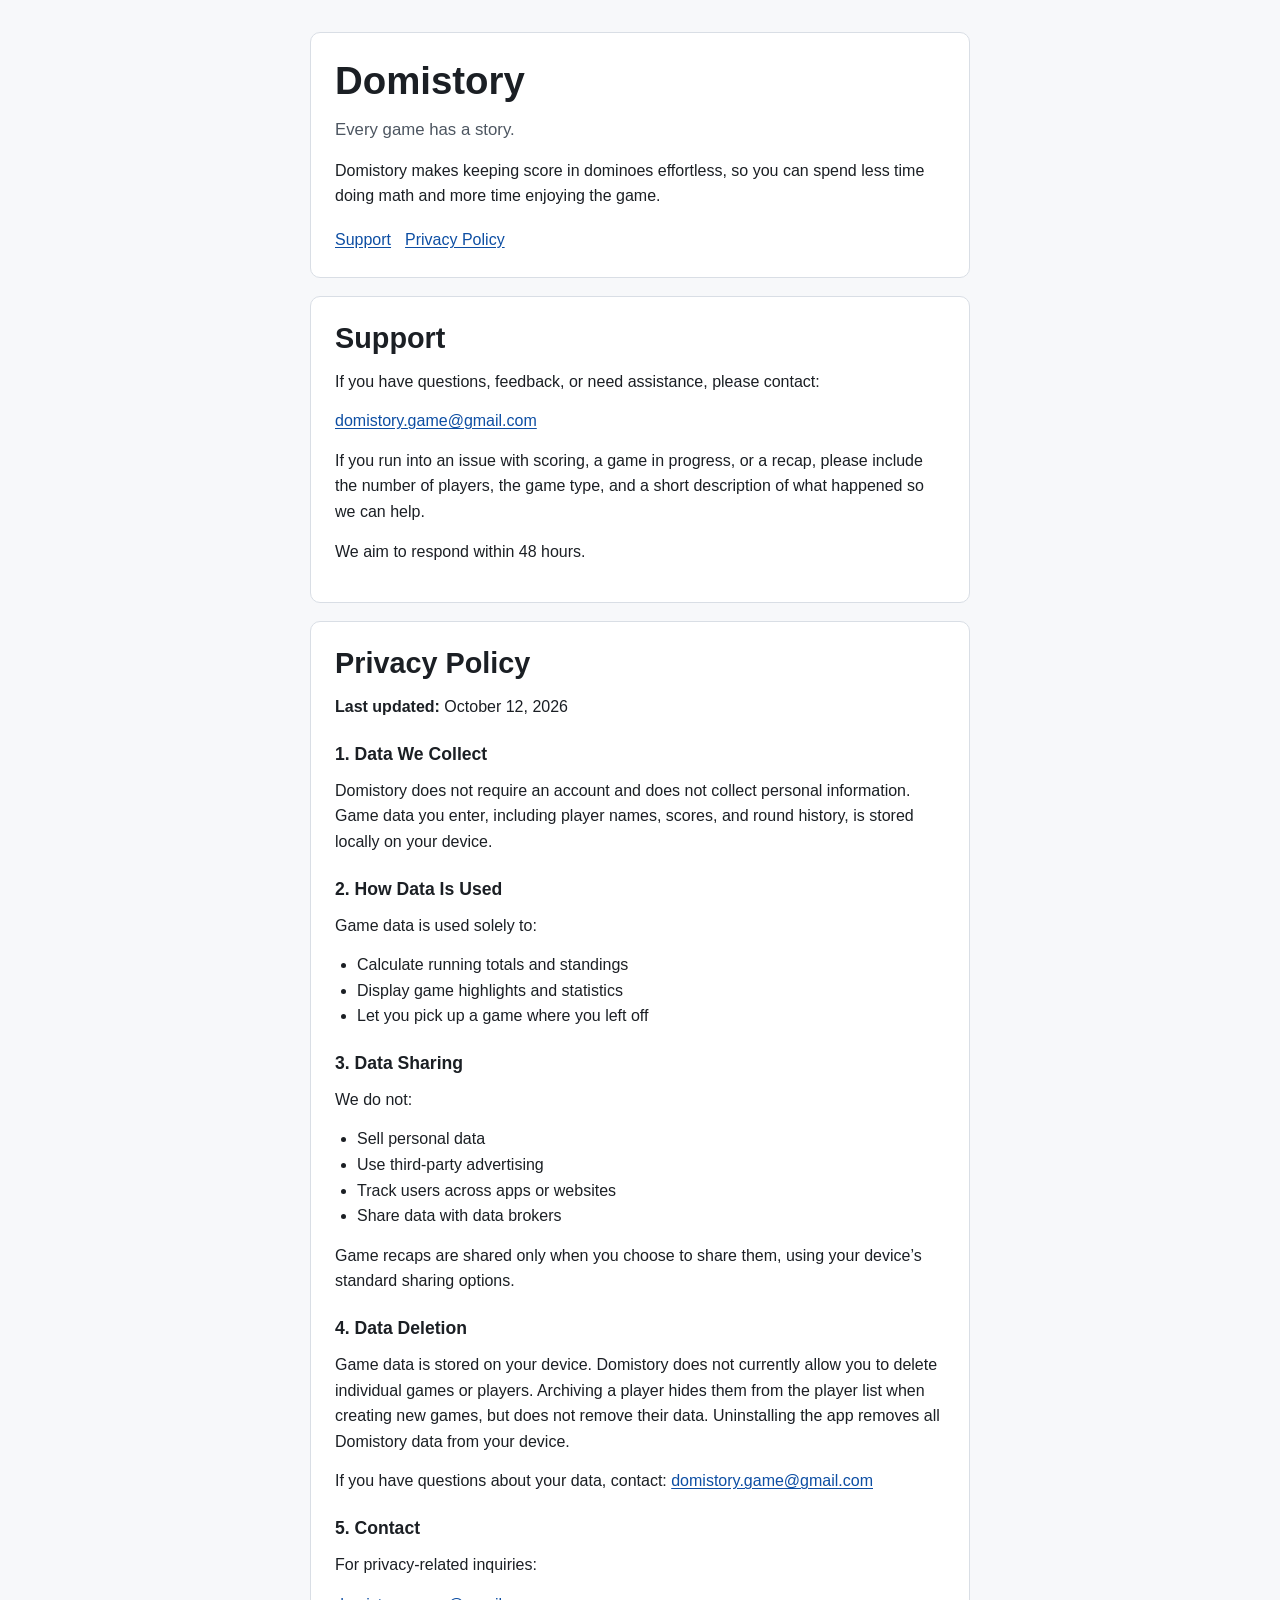
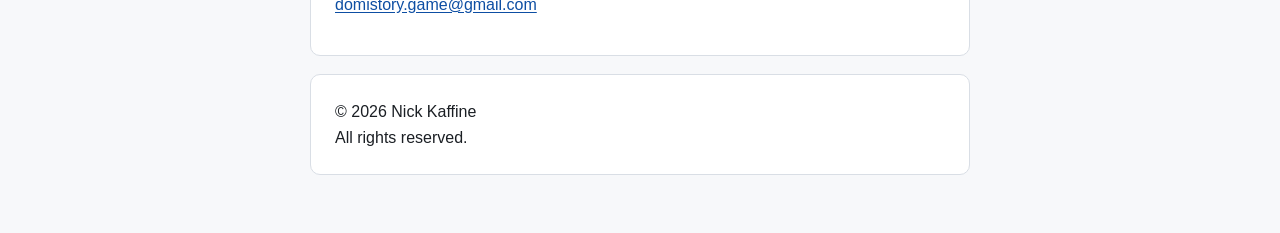
<file: domistory/index.html>
<!doctype html>
<html lang="en">
  <head>
    <meta charset="UTF-8" />
    <meta name="viewport" content="width=device-width, initial-scale=1.0" />
    <title>Domistory | Support & Privacy</title>
    <meta
      name="description"
      content="Domistory support and privacy information for App Store compliance."
    />
    <link rel="stylesheet" href="styles.css" />
  </head>
  <body>
    <main class="container">
      <header class="section" id="top">
        <h1>Domistory</h1>
        <p class="subtitle">Every game has a story.</p>
        <p>
          Domistory makes keeping score in dominoes effortless, so you can spend
          less time doing math and more time enjoying the game.
        </p>
        <nav class="quick-links" aria-label="Page sections">
          <a href="#support">Support</a>
          <a href="#privacy">Privacy Policy</a>
        </nav>
      </header>

      <section class="section" id="support" aria-labelledby="support-heading">
        <h2 id="support-heading">Support</h2>
        <p>If you have questions, feedback, or need assistance, please contact:</p>
        <p>
          <a href="mailto:domistory.game@gmail.com">domistory.game@gmail.com</a>
        </p>
        <p>
          If you run into an issue with scoring, a game in progress, or a
          recap, please include the number of players, the game type, and a
          short description of what happened so we can help.
        </p>
        <p>We aim to respond within 48 hours.</p>
      </section>

      <section class="section" id="privacy" aria-labelledby="privacy-heading">
        <h2 id="privacy-heading">Privacy Policy</h2>
        <p><strong>Last updated:</strong> October 12, 2026</p>

        <h3>1. Data We Collect</h3>
        <p>
          Domistory does not require an account and does not collect personal
          information. Game data you enter, including player names, scores, and
          round history, is stored locally on your device.
        </p>

        <h3>2. How Data Is Used</h3>
        <p>Game data is used solely to:</p>
        <ul>
          <li>Calculate running totals and standings</li>
          <li>Display game highlights and statistics</li>
          <li>Let you pick up a game where you left off</li>
        </ul>

        <h3>3. Data Sharing</h3>
        <p>We do not:</p>
        <ul>
          <li>Sell personal data</li>
          <li>Use third-party advertising</li>
          <li>Track users across apps or websites</li>
          <li>Share data with data brokers</li>
        </ul>
        <p>
          Game recaps are shared only when you choose to share them, using your
          device&rsquo;s standard sharing options.
        </p>

        <h3>4. Data Deletion</h3>
        <p>
          Game data is stored on your device. Domistory does not currently
          allow you to delete individual games or players. Archiving a player
          hides them from the player list when creating new games, but does not
          remove their data. Uninstalling the app removes all Domistory data
          from your device.
        </p>
        <p>
          If you have questions about your data, contact:
          <a href="mailto:domistory.game@gmail.com">domistory.game@gmail.com</a>
        </p>

        <h3>5. Contact</h3>
        <p>For privacy-related inquiries:</p>
        <p>
          <a href="mailto:domistory.game@gmail.com">domistory.game@gmail.com</a>
        </p>
      </section>

      <footer class="section footer">
        <p>&copy; 2026 Nick Kaffine</p>
        <p>All rights reserved.</p>
      </footer>
    </main>
  </body>
</html>
</file>
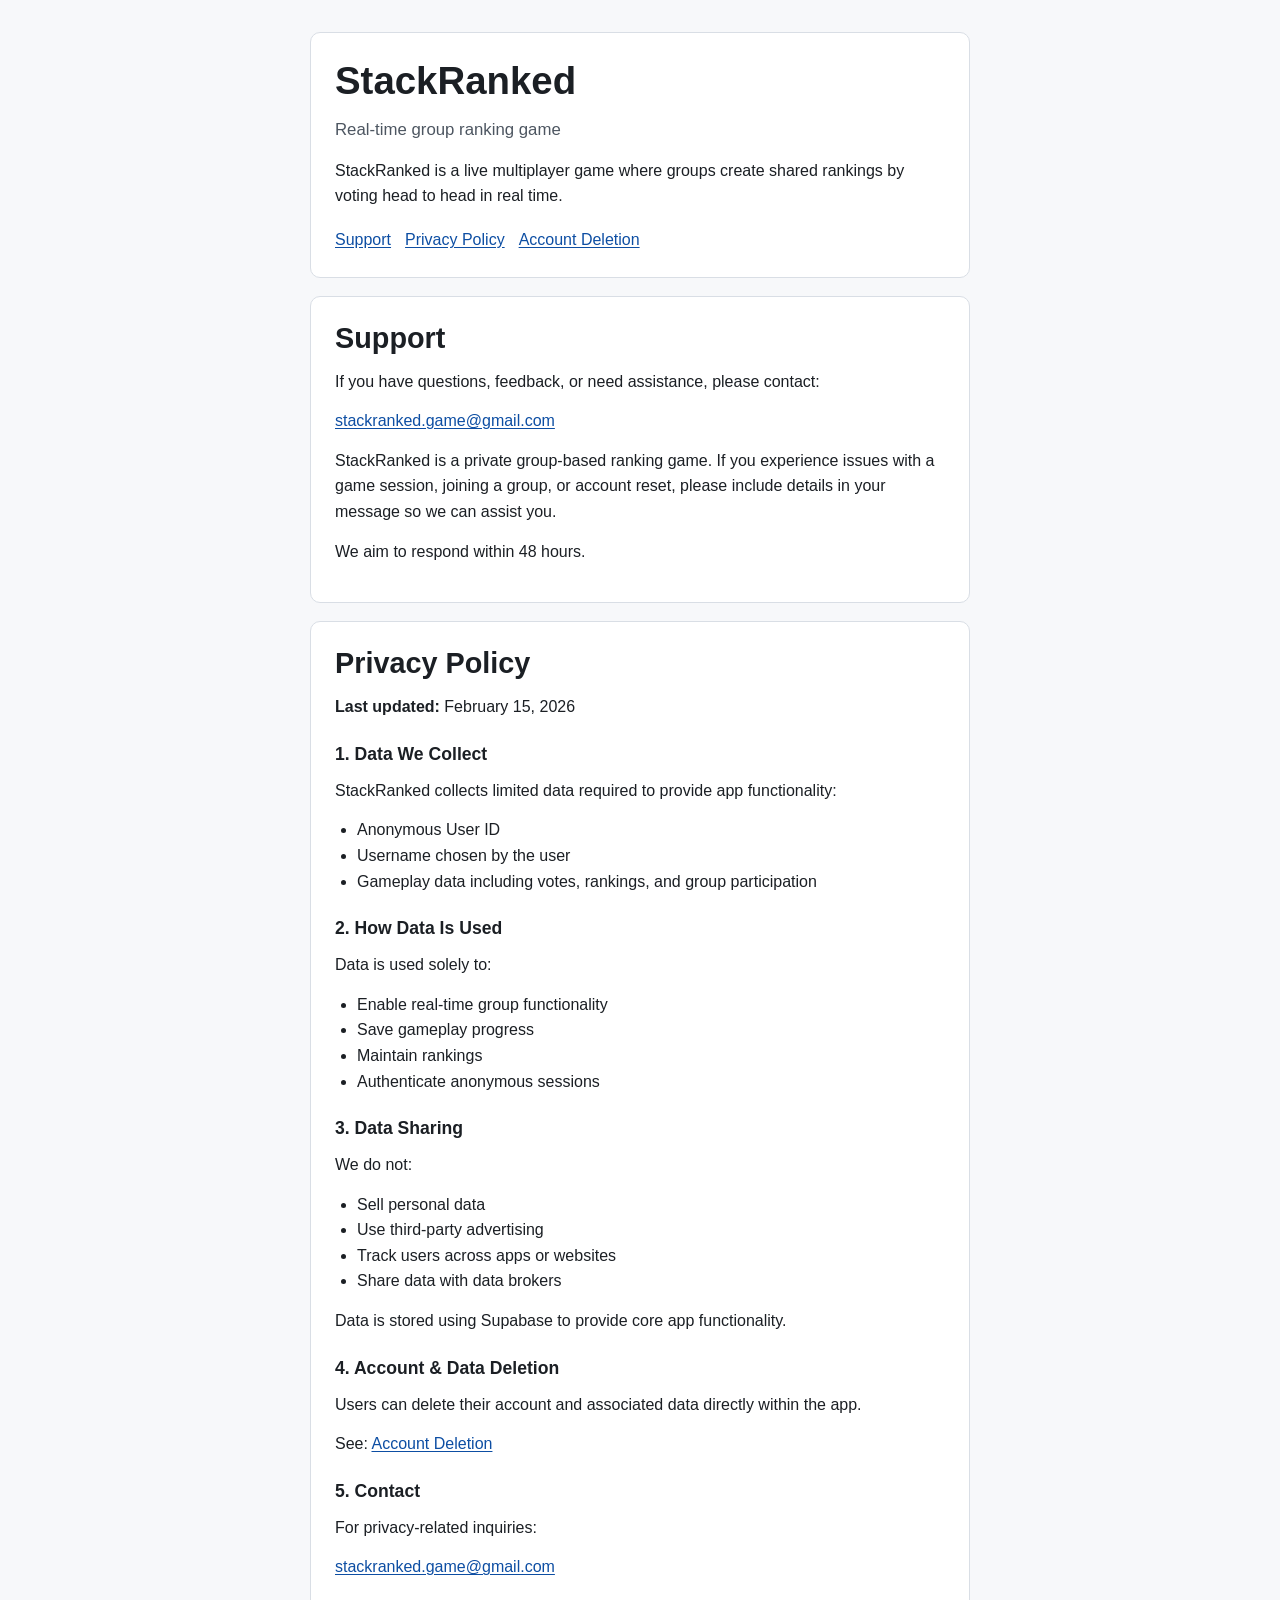
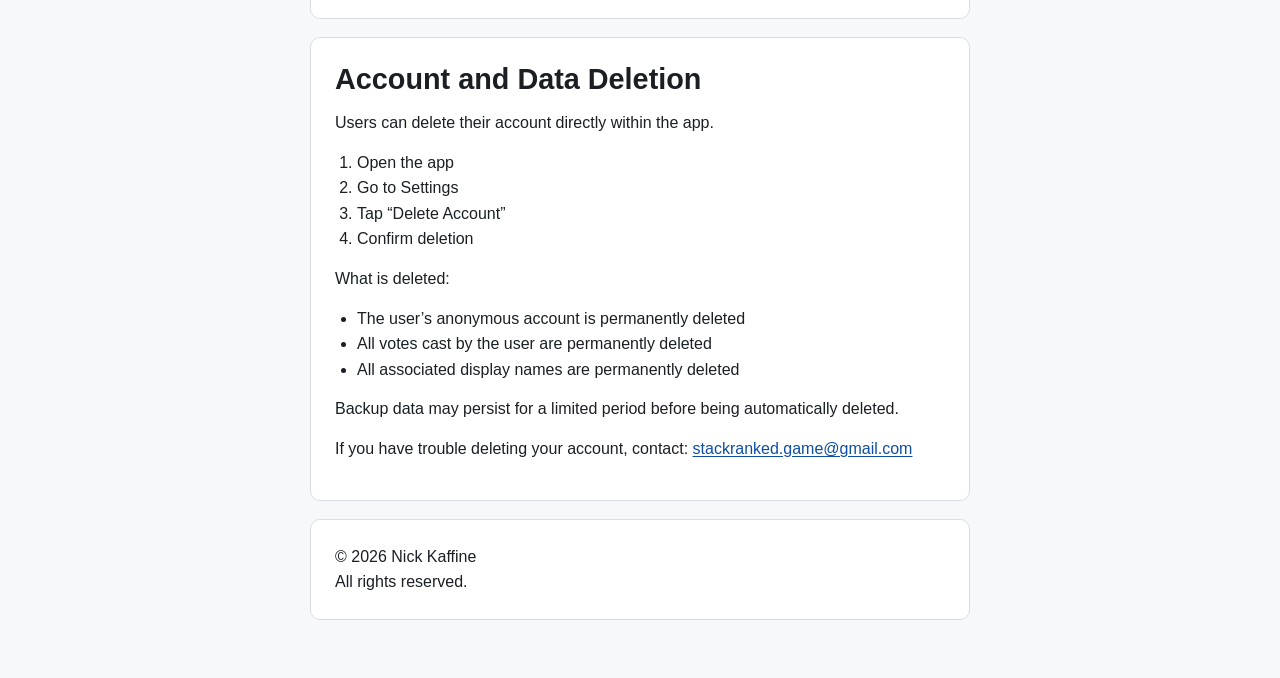
<file: stackranked/index.html>
<!doctype html>
<html lang="en">
  <head>
    <meta charset="UTF-8" />
    <meta name="viewport" content="width=device-width, initial-scale=1.0" />
    <title>StackRanked | Support & Privacy</title>
    <meta
      name="description"
      content="StackRanked support and privacy information for App Store compliance."
    />
    <link rel="stylesheet" href="styles.css" />
  </head>
  <body>
    <main class="container">
      <header class="section" id="top">
        <h1>StackRanked</h1>
        <p class="subtitle">Real-time group ranking game</p>
        <p>
          StackRanked is a live multiplayer game where groups create shared
          rankings by voting head to head in real time.
        </p>
        <nav class="quick-links" aria-label="Page sections">
          <a href="#support">Support</a>
          <a href="#privacy">Privacy Policy</a>
          <a href="#account-deletion">Account Deletion</a>
        </nav>
      </header>

      <section class="section" id="support" aria-labelledby="support-heading">
        <h2 id="support-heading">Support</h2>
        <p>If you have questions, feedback, or need assistance, please contact:</p>
        <p>
          <a href="mailto:stackranked.game@gmail.com">stackranked.game@gmail.com</a>
        </p>
        <p>
          StackRanked is a private group-based ranking game. If you experience
          issues with a game session, joining a group, or account reset, please
          include details in your message so we can assist you.
        </p>
        <p>We aim to respond within 48 hours.</p>
      </section>

      <section class="section" id="privacy" aria-labelledby="privacy-heading">
        <h2 id="privacy-heading">Privacy Policy</h2>
        <p><strong>Last updated:</strong> February 15, 2026</p>

        <h3>1. Data We Collect</h3>
        <p>
          StackRanked collects limited data required to provide app
          functionality:
        </p>
        <ul>
          <li>Anonymous User ID</li>
          <li>Username chosen by the user</li>
          <li>Gameplay data including votes, rankings, and group participation</li>
        </ul>

        <h3>2. How Data Is Used</h3>
        <p>Data is used solely to:</p>
        <ul>
          <li>Enable real-time group functionality</li>
          <li>Save gameplay progress</li>
          <li>Maintain rankings</li>
          <li>Authenticate anonymous sessions</li>
        </ul>

        <h3>3. Data Sharing</h3>
        <p>We do not:</p>
        <ul>
          <li>Sell personal data</li>
          <li>Use third-party advertising</li>
          <li>Track users across apps or websites</li>
          <li>Share data with data brokers</li>
        </ul>
        <p>Data is stored using Supabase to provide core app functionality.</p>

        <h3>4. Account &amp; Data Deletion</h3>
        <p>
          Users can delete their account and associated data directly within the app.
        </p>
        <p>
          See:
          <a href="#account-deletion">Account Deletion</a>
        </p>

        <h3>5. Contact</h3>
        <p>For privacy-related inquiries:</p>
        <p>
          <a href="mailto:stackranked.game@gmail.com">stackranked.game@gmail.com</a>
        </p>
      </section>

      <section
        class="section"
        id="account-deletion"
        aria-labelledby="account-deletion-heading"
      >
        <h2 id="account-deletion-heading">Account and Data Deletion</h2>
        <p>Users can delete their account directly within the app.</p>
        <ol>
          <li>Open the app</li>
          <li>Go to Settings</li>
          <li>Tap &ldquo;Delete Account&rdquo;</li>
          <li>Confirm deletion</li>
        </ol>
        <p>What is deleted:</p>
        <ul>
          <li>The user&rsquo;s anonymous account is permanently deleted</li>
          <li>All votes cast by the user are permanently deleted</li>
          <li>All associated display names are permanently deleted</li>
        </ul>
        <p>
          Backup data may persist for a limited period before being automatically
          deleted.
        </p>
        <p>
          If you have trouble deleting your account, contact:
          <a href="mailto:stackranked.game@gmail.com">stackranked.game@gmail.com</a>
        </p>
      </section>

      <footer class="section footer">
        <p>&copy; 2026 Nick Kaffine</p>
        <p>All rights reserved.</p>
      </footer>
    </main>
  </body>
</html>
</file>
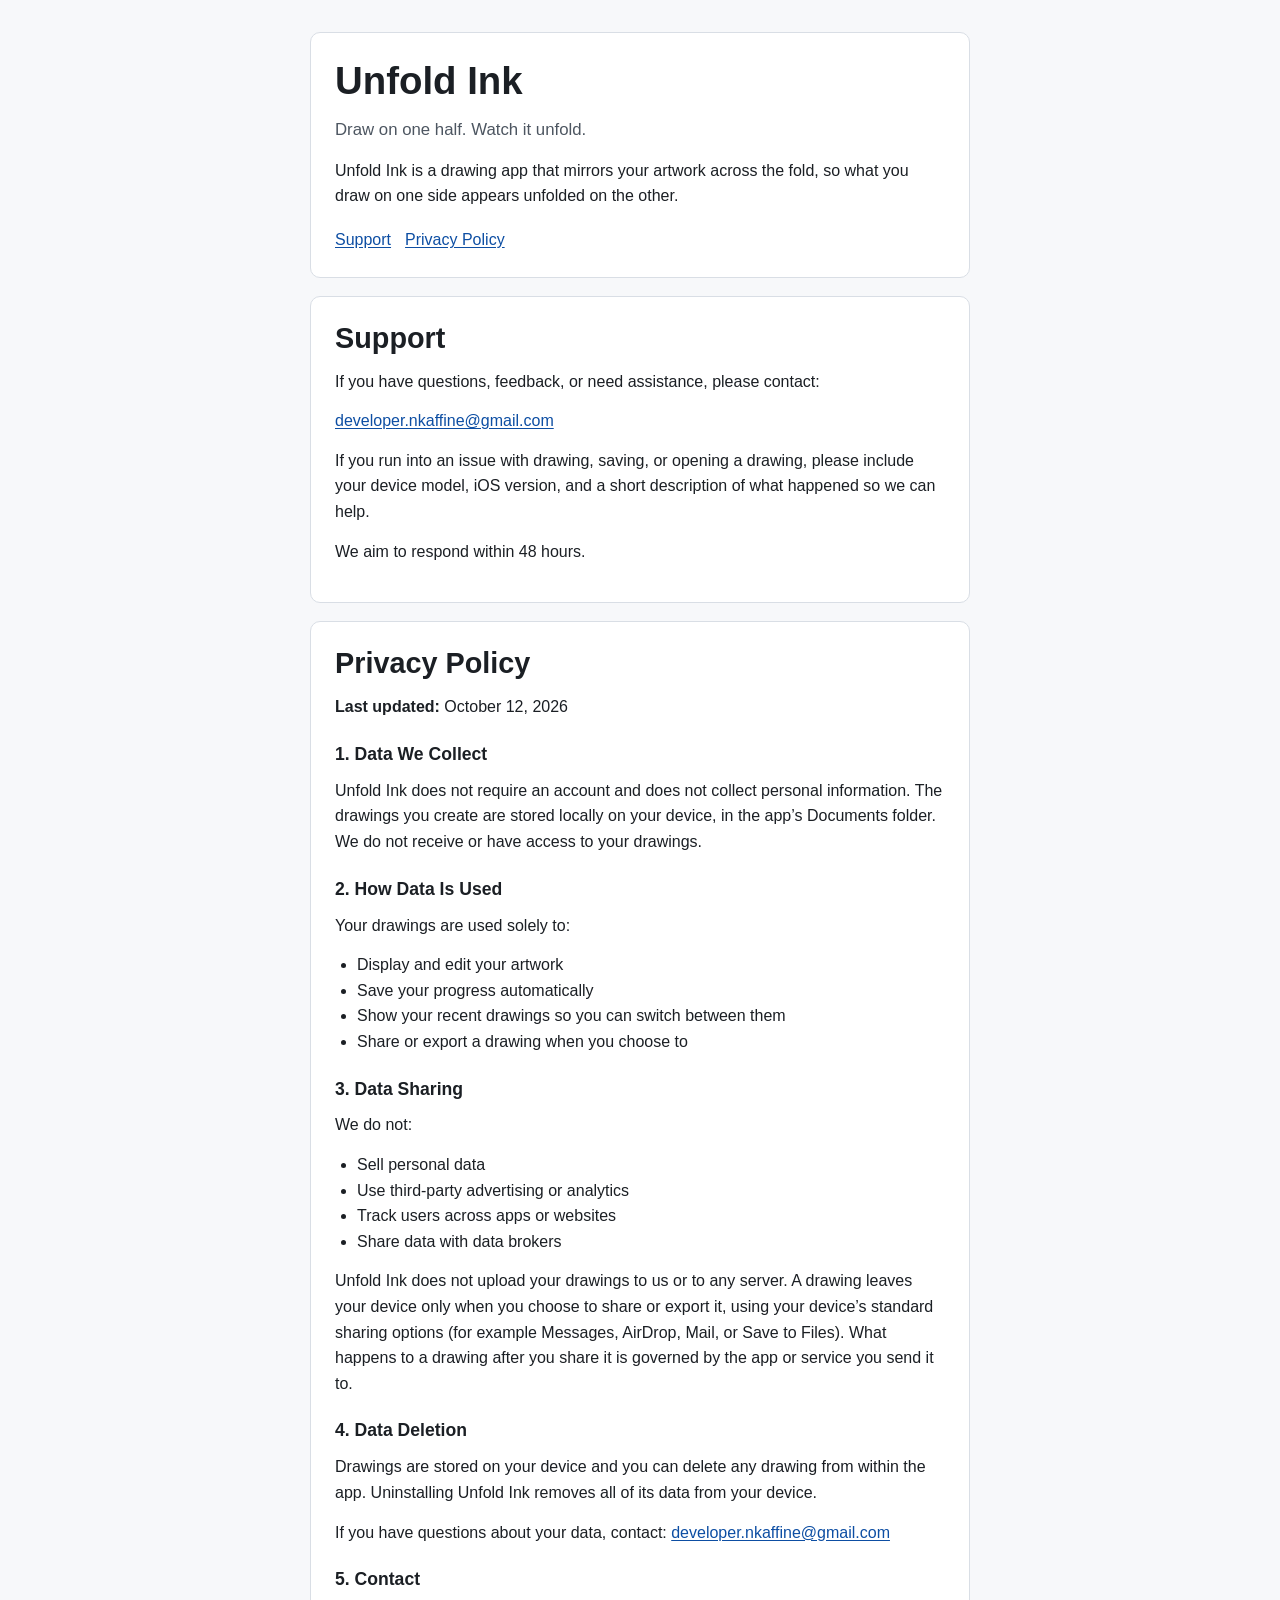
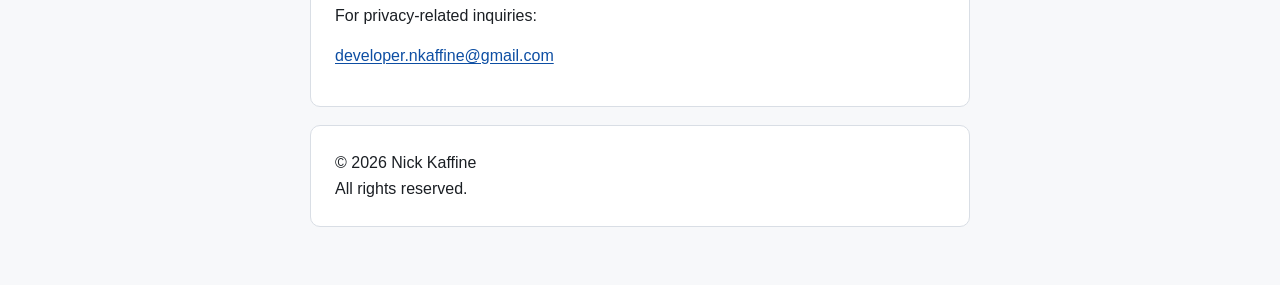
<file: unfold-ink/index.html>
<!doctype html>
<html lang="en">
  <head>
    <meta charset="UTF-8" />
    <meta name="viewport" content="width=device-width, initial-scale=1.0" />
    <title>Unfold Ink | Support & Privacy</title>
    <meta
      name="description"
      content="Unfold Ink support and privacy information for App Store compliance."
    />
    <link rel="stylesheet" href="styles.css" />
  </head>
  <body>
    <main class="container">
      <header class="section" id="top">
        <h1>Unfold Ink</h1>
        <p class="subtitle">Draw on one half. Watch it unfold.</p>
        <p>
          Unfold Ink is a drawing app that mirrors your artwork across the fold,
          so what you draw on one side appears unfolded on the other.
        </p>
        <nav class="quick-links" aria-label="Page sections">
          <a href="#support">Support</a>
          <a href="#privacy">Privacy Policy</a>
        </nav>
      </header>

      <section class="section" id="support" aria-labelledby="support-heading">
        <h2 id="support-heading">Support</h2>
        <p>If you have questions, feedback, or need assistance, please contact:</p>
        <p>
          <a href="mailto:developer.nkaffine@gmail.com">developer.nkaffine@gmail.com</a>
        </p>
        <p>
          If you run into an issue with drawing, saving, or opening a drawing,
          please include your device model, iOS version, and a short
          description of what happened so we can help.
        </p>
        <p>We aim to respond within 48 hours.</p>
      </section>

      <section class="section" id="privacy" aria-labelledby="privacy-heading">
        <h2 id="privacy-heading">Privacy Policy</h2>
        <p><strong>Last updated:</strong> October 12, 2026</p>

        <h3>1. Data We Collect</h3>
        <p>
          Unfold Ink does not require an account and does not collect personal
          information. The drawings you create are stored locally on your
          device, in the app&rsquo;s Documents folder. We do not receive or have
          access to your drawings.
        </p>

        <h3>2. How Data Is Used</h3>
        <p>Your drawings are used solely to:</p>
        <ul>
          <li>Display and edit your artwork</li>
          <li>Save your progress automatically</li>
          <li>Show your recent drawings so you can switch between them</li>
          <li>Share or export a drawing when you choose to</li>
        </ul>

        <h3>3. Data Sharing</h3>
        <p>We do not:</p>
        <ul>
          <li>Sell personal data</li>
          <li>Use third-party advertising or analytics</li>
          <li>Track users across apps or websites</li>
          <li>Share data with data brokers</li>
        </ul>
        <p>
          Unfold Ink does not upload your drawings to us or to any server. A
          drawing leaves your device only when you choose to share or export
          it, using your device&rsquo;s standard sharing options (for example
          Messages, AirDrop, Mail, or Save to Files). What happens to a drawing
          after you share it is governed by the app or service you send it to.
        </p>

        <h3>4. Data Deletion</h3>
        <p>
          Drawings are stored on your device and you can delete any drawing
          from within the app. Uninstalling Unfold Ink removes all of its data
          from your device.
        </p>
        <p>
          If you have questions about your data, contact:
          <a href="mailto:developer.nkaffine@gmail.com">developer.nkaffine@gmail.com</a>
        </p>

        <h3>5. Contact</h3>
        <p>For privacy-related inquiries:</p>
        <p>
          <a href="mailto:developer.nkaffine@gmail.com">developer.nkaffine@gmail.com</a>
        </p>
      </section>

      <footer class="section footer">
        <p>&copy; 2026 Nick Kaffine</p>
        <p>All rights reserved.</p>
      </footer>
    </main>
  </body>
</html>
</file>
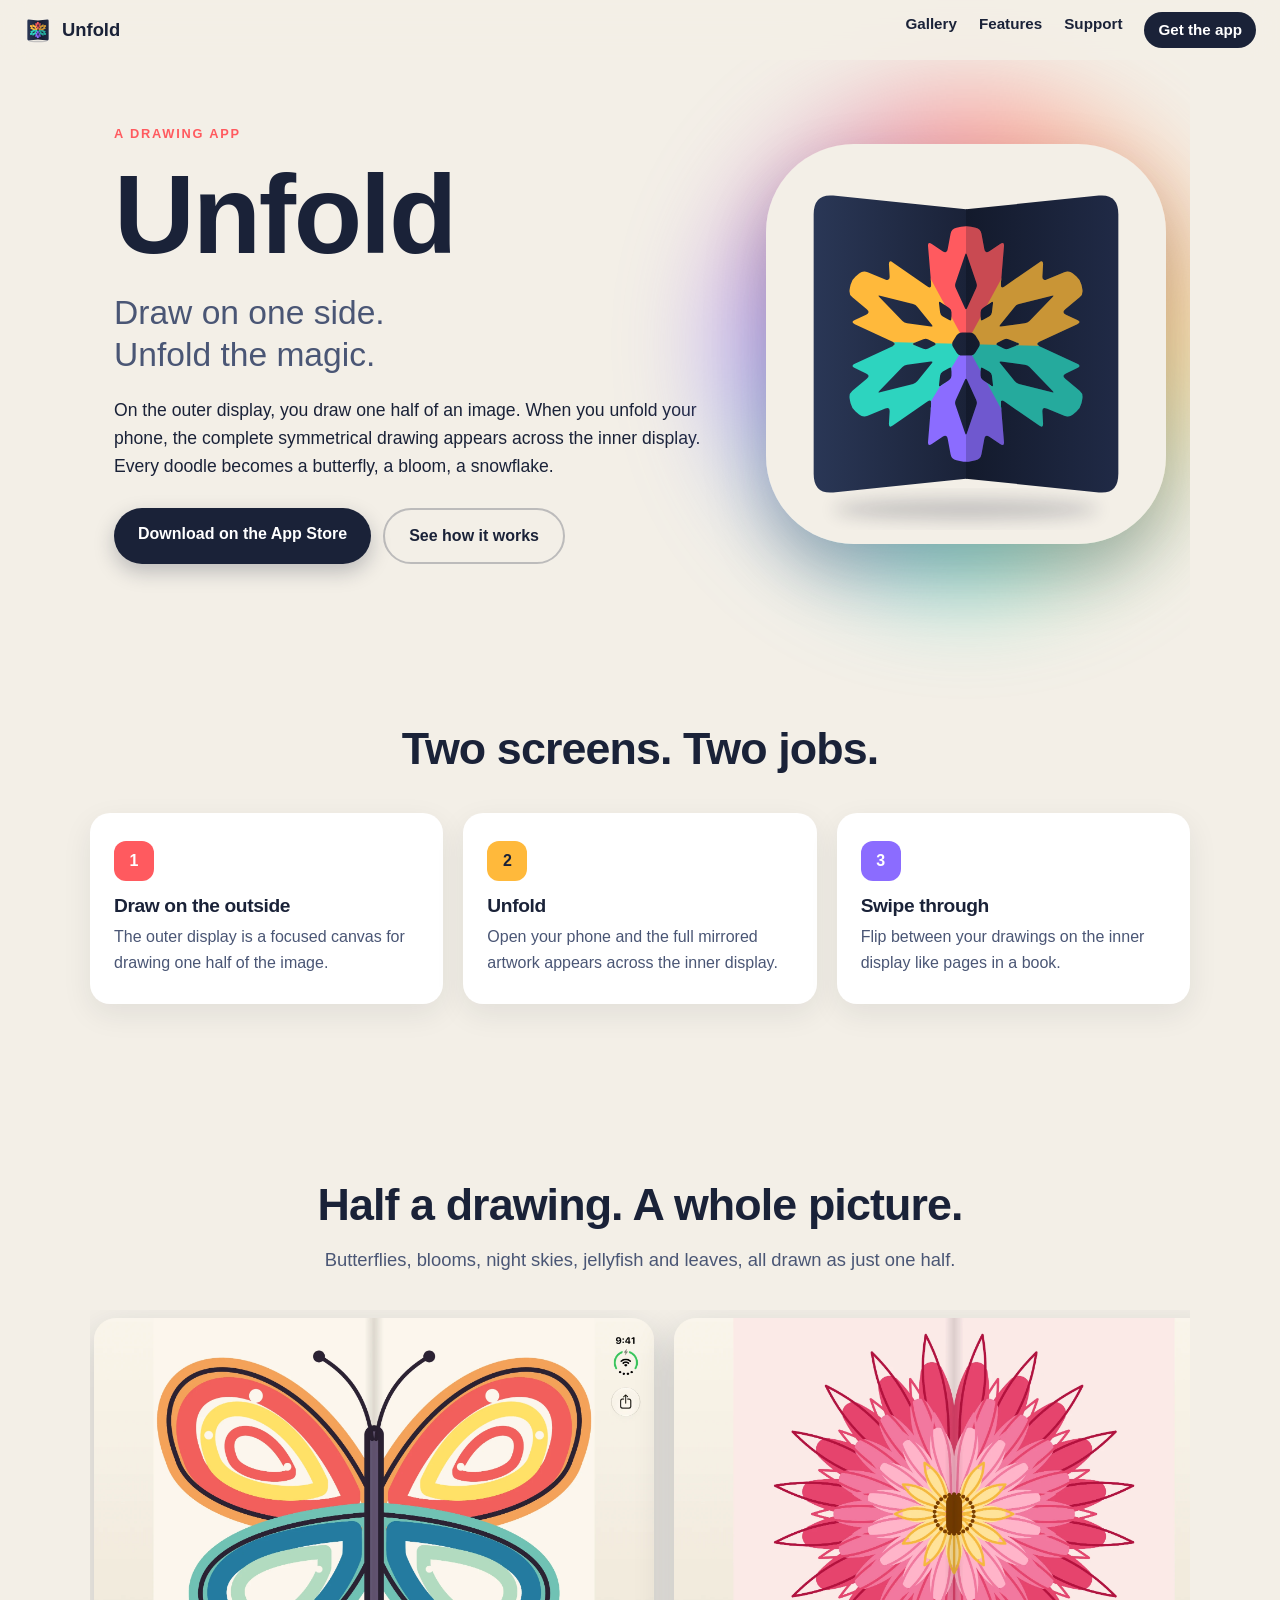
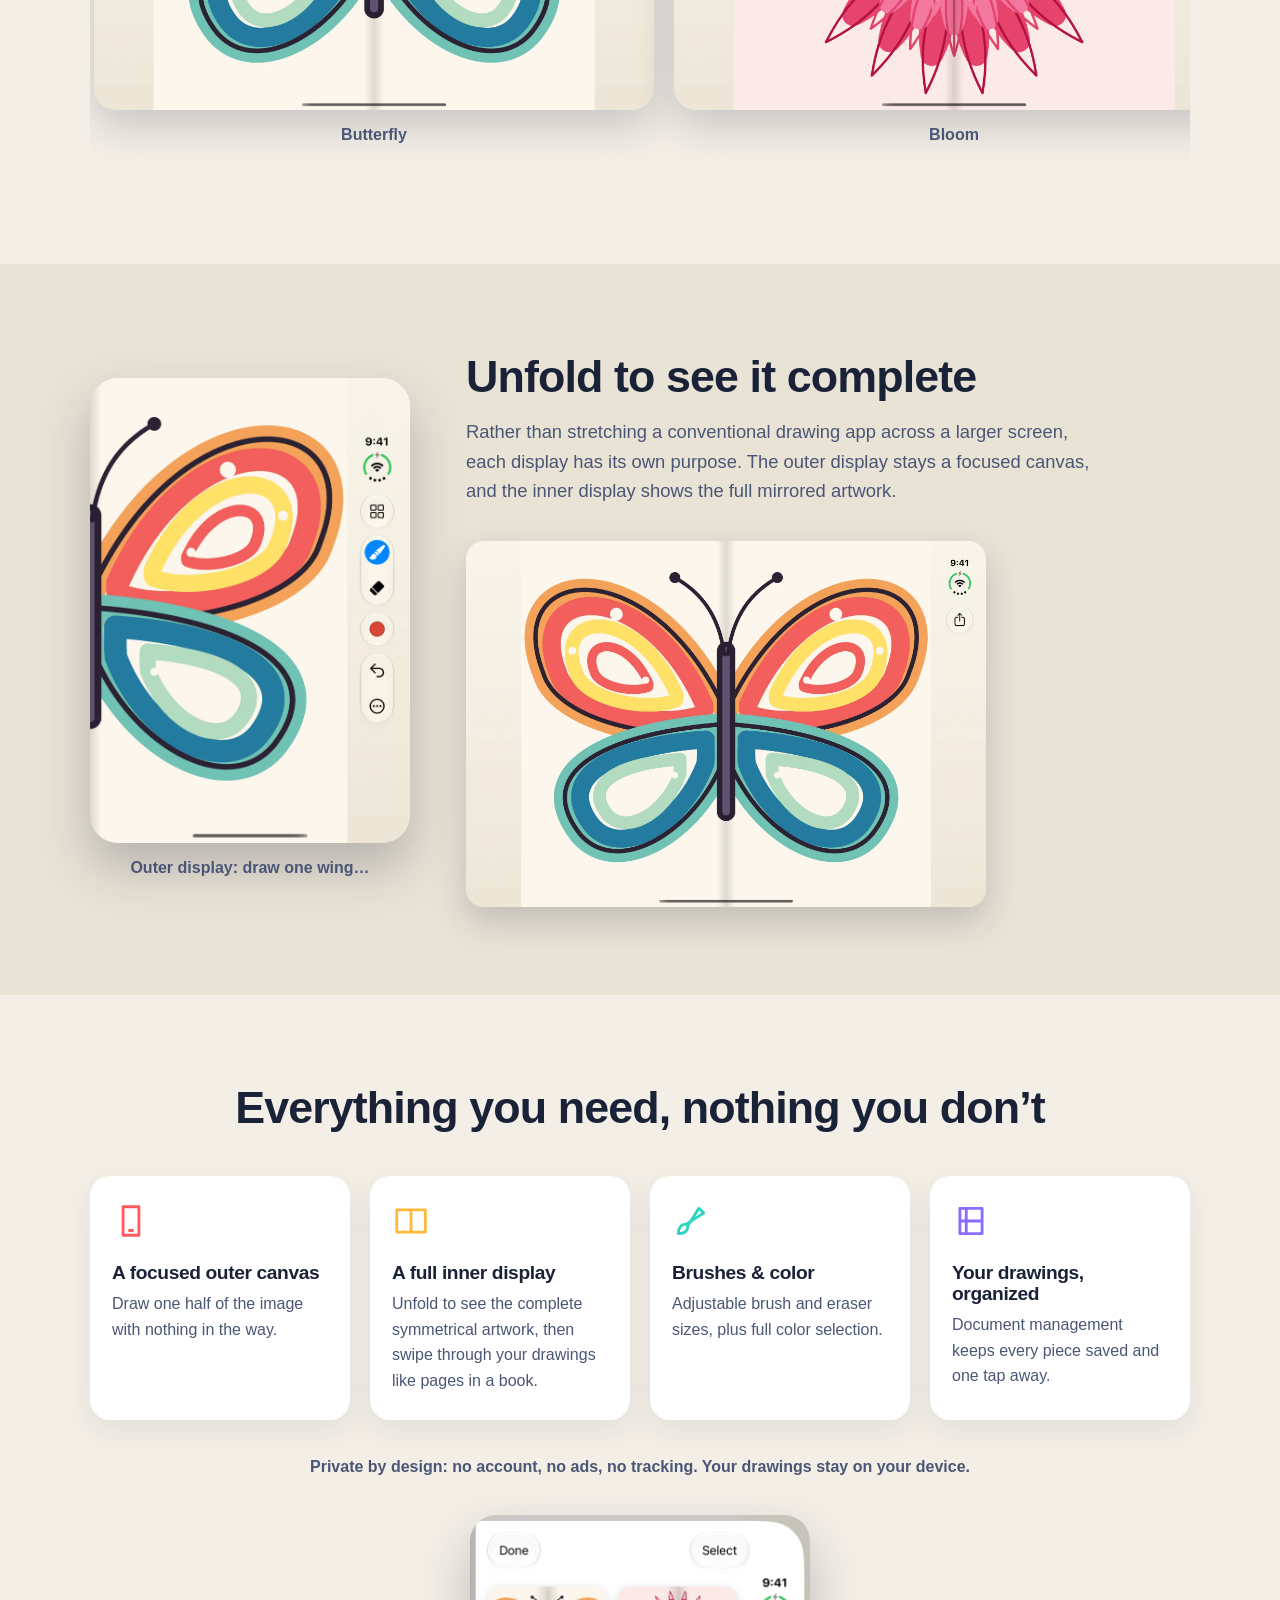
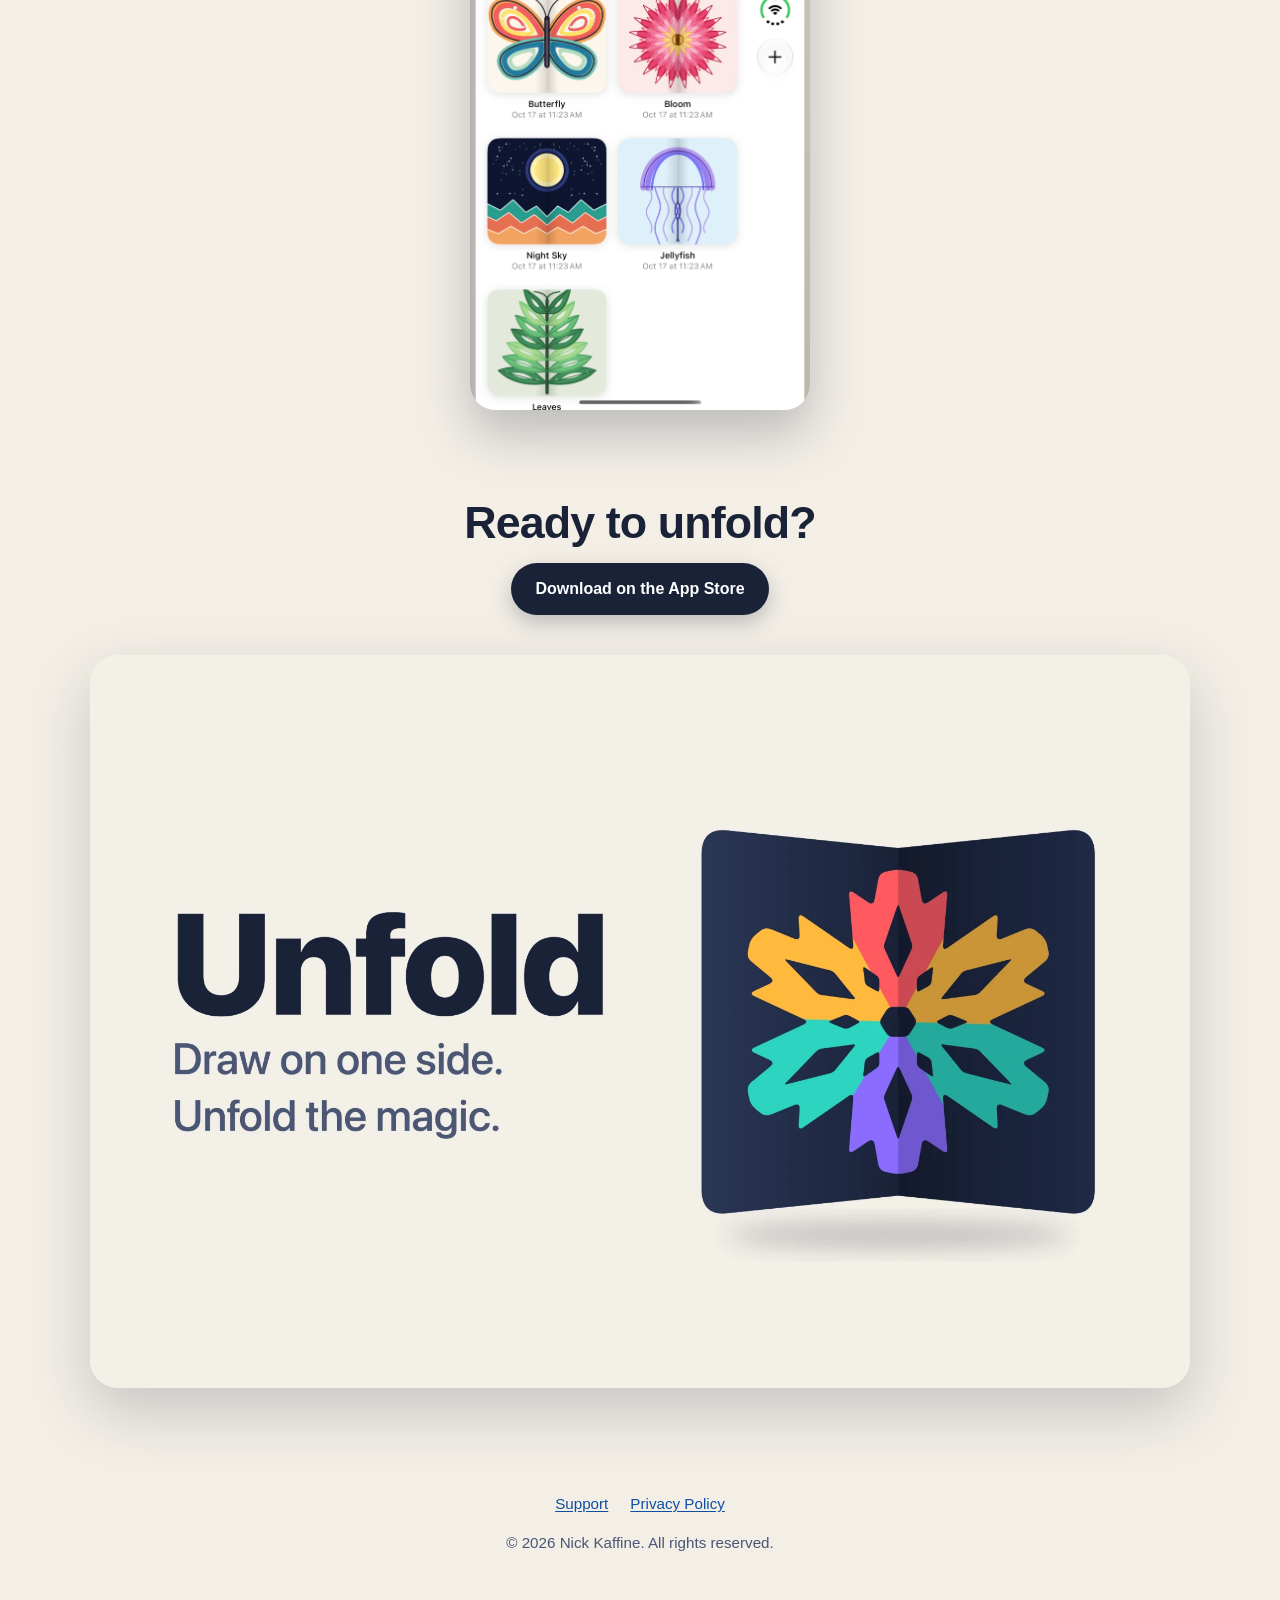
<file: unfold-ink/home/index.html>
<!doctype html>
<html lang="en">
  <head>
    <meta charset="UTF-8" />
    <meta name="viewport" content="width=device-width, initial-scale=1.0" />
    <title>Unfold | Draw on one side. Unfold the magic.</title>
    <meta
      name="description"
      content="Unfold is a drawing app for foldable phones. Draw one half on the outer display, then unfold to see the complete symmetrical artwork on the inner display."
    />
    <meta property="og:title" content="Unfold: Draw on one side. Unfold the magic." />
    <meta
      property="og:description"
      content="Draw one half on the outer display. Unfold the phone to see the whole picture."
    />
    <meta property="og:image" content="../assets/banner.webp" />
    <meta name="apple-itunes-app" content="app-id=6822027000" />
    <meta name="theme-color" content="#f3efe7" />
    <link rel="icon" type="image/svg+xml" href="../assets/icon.svg" />
    <link rel="apple-touch-icon" href="../assets/icon.svg" />
    <link rel="stylesheet" href="landing.css" />
  </head>
  <body>
    <nav class="topbar" aria-label="Primary">
      <a class="brand" href="#top">
        <img src="../assets/icon.svg" alt="" width="28" height="28" />
        <span>Unfold</span>
      </a>
      <div class="links">
        <a href="#gallery">Gallery</a>
        <a href="#features">Features</a>
        <a href="../#support">Support</a>
        <a class="nav-cta" href="https://apps.apple.com/us/app/unfold-ink/id6822027000">Get the app</a>
      </div>
    </nav>

    <header class="hero" id="top">
      <div class="hero-text reveal">
        <p class="eyebrow">A drawing app</p>
        <h1>Unfold</h1>
        <p class="tagline">Draw on one side.<br />Unfold the magic.</p>
        <p class="lede">
          On the outer display, you draw one half of an image. When you unfold
          your phone, the complete symmetrical drawing appears across the inner
          display. Every doodle becomes a butterfly, a bloom, a snowflake.
        </p>
        <div class="cta-row">
          <a class="btn primary" href="https://apps.apple.com/us/app/unfold-ink/id6822027000">Download on the App Store</a>
          <a class="btn ghost" href="#how">See how it works</a>
        </div>
      </div>
      <div class="hero-art reveal" style="--d: 120ms">
        <div class="glow" aria-hidden="true"></div>
        <img
          class="hero-icon"
          src="../assets/icon.svg"
          alt="Unfold app icon: a colorful paper-cut snowflake on a folded screen"
          width="420"
          height="420"
        />
      </div>
    </header>

    <main>
      <section class="band" id="how">
        <h2 class="reveal">Two screens. Two jobs.</h2>
        <ol class="steps">
          <li class="reveal">
            <span class="num">1</span>
            <h3>Draw on the outside</h3>
            <p>The outer display is a focused canvas for drawing one half of the image.</p>
          </li>
          <li class="reveal" style="--d: 100ms">
            <span class="num">2</span>
            <h3>Unfold</h3>
            <p>Open your phone and the full mirrored artwork appears across the inner display.</p>
          </li>
          <li class="reveal" style="--d: 200ms">
            <span class="num">3</span>
            <h3>Swipe through</h3>
            <p>Flip between your drawings on the inner display like pages in a book.</p>
          </li>
        </ol>
      </section>

            <section class="band" id="gallery">
        <h2 class="reveal">Half a drawing. A whole picture.</h2>
        <p class="section-lede reveal">
          Butterflies, blooms, night skies, jellyfish and leaves, all drawn as just one half.
        </p>
        <div class="carousel reveal" tabindex="0" aria-label="Example drawings">
          <figure>
            <img src="../assets/butterfly.webp" alt="A rainbow butterfly mirrored across the fold" loading="lazy" />
            <figcaption>Butterfly</figcaption>
          </figure>
          <figure>
            <img src="../assets/bloom.webp" alt="A pink flower mirrored across the fold" loading="lazy" />
            <figcaption>Bloom</figcaption>
          </figure>
          <figure>
            <img src="../assets/night-sky.webp" alt="A moonlit sky over layered mountains" loading="lazy" />
            <figcaption>Night Sky</figcaption>
          </figure>
        </div>
      </section>

      <section class="band alt">
        <div class="split">
          <figure class="reveal">
            <img
              class="phone"
              src="../assets/drawing.webp"
              alt="The outer display: drawing one wing of a butterfly"
              loading="lazy"
            />
            <figcaption>Outer display: draw one wing&hellip;</figcaption>
          </figure>
          <div class="reveal" style="--d: 100ms">
            <h2>Unfold to see it complete</h2>
            <p class="section-lede left">
              Rather than stretching a conventional drawing app across a larger
              screen, each display has its own purpose. The outer display stays
              a focused canvas, and the inner display shows the full mirrored
              artwork.
            </p>
            <img
              class="wide"
              src="../assets/butterfly.webp"
              alt="The inner display: the completed butterfly, mirrored across the fold"
              loading="lazy"
            />
          </div>
        </div>
      </section>

      <section class="band" id="features">
        <h2 class="reveal">Everything you need, nothing you don&rsquo;t</h2>
        <div class="features">
          <article class="card reveal">
            <svg viewBox="0 0 24 24" aria-hidden="true"><path d="M7 3h10v18H7zM11 18h2" /></svg>
            <h3>A focused outer canvas</h3>
            <p>Draw one half of the image with nothing in the way.</p>
          </article>
          <article class="card reveal" style="--d: 80ms">
            <svg viewBox="0 0 24 24" aria-hidden="true"><path d="M3 5h18v14H3zM12 5v14" /></svg>
            <h3>A full inner display</h3>
            <p>Unfold to see the complete symmetrical artwork, then swipe through your drawings like pages in a book.</p>
          </article>
          <article class="card reveal" style="--d: 160ms">
            <svg viewBox="0 0 24 24" aria-hidden="true"><path d="M4 20c4 0 6-2 6-5l7-11 3 3-11 7c-3 0-5 2-5 6z" /></svg>
            <h3>Brushes &amp; color</h3>
            <p>Adjustable brush and eraser sizes, plus full color selection.</p>
          </article>
          <article class="card reveal" style="--d: 240ms">
            <svg viewBox="0 0 24 24" aria-hidden="true"><path d="M5 4h14v16H5zM9 4v16M5 12h14" /></svg>
            <h3>Your drawings, organized</h3>
            <p>Document management keeps every piece saved and one tap away.</p>
          </article>
        </div>
        <p class="privacy-note reveal">Private by design: no account, no ads, no tracking. Your drawings stay on your device.</p>
        <div class="gallery-shot reveal">
          <img
            src="../assets/gallery.webp"
            alt="Your drawings: Butterfly, Bloom, Night Sky, Jellyfish and Leaves"
            loading="lazy"
          />
        </div>
      </section>

      <section class="closing">
        <div class="final-cta reveal">
          <h2>Ready to unfold?</h2>
          <a class="btn primary" href="https://apps.apple.com/us/app/unfold-ink/id6822027000">Download on the App Store</a>
        </div>
        <img class="reveal" src="../assets/banner.webp" alt="Unfold. Draw on one side. Unfold the magic." loading="lazy" />
      </section>
    </main>

    <footer>
      <nav aria-label="Footer">
        <a href="../#support">Support</a>
        <a href="../#privacy">Privacy Policy</a>
      </nav>
      <p>&copy; 2026 Nick Kaffine. All rights reserved.</p>
    </footer>

    <script src="landing.js"></script>
  </body>
</html>
</file>
<file: domistory/styles.css>
:root {
  color-scheme: light;
  --bg: #f7f8fa;
  --surface: #ffffff;
  --text: #1b1f24;
  --muted: #4d5661;
  --border: #d9dee5;
  --link: #0d4ea3;
}

* {
  box-sizing: border-box;
}

html {
  scroll-behavior: smooth;
}

body {
  margin: 0;
  font-family: "Segoe UI", Tahoma, Geneva, Verdana, sans-serif;
  background: var(--bg);
  color: var(--text);
  line-height: 1.6;
}

.container {
  max-width: 700px;
  margin: 0 auto;
  padding: 32px 20px 40px;
}

.section {
  background: var(--surface);
  border: 1px solid var(--border);
  border-radius: 10px;
  padding: 24px;
  margin-bottom: 18px;
}

h1,
h2,
h3 {
  margin: 0 0 12px;
  line-height: 1.25;
}

h1 {
  font-size: clamp(2rem, 6vw, 2.4rem);
}

h2 {
  font-size: clamp(1.5rem, 4.2vw, 1.8rem);
}

h3 {
  font-size: 1.1rem;
  margin-top: 24px;
}

p {
  margin: 0 0 14px;
}

.subtitle {
  font-size: 1.05rem;
  color: var(--muted);
}

.quick-links {
  display: flex;
  gap: 14px;
  flex-wrap: wrap;
  padding-top: 4px;
}

a {
  color: var(--link);
  text-underline-offset: 2px;
}

ul {
  margin: 0 0 14px;
  padding-left: 22px;
}

ol {
  margin: 0 0 14px;
  padding-left: 22px;
}

.footer p {
  margin: 0;
}

@media (max-width: 480px) {
  .container {
    padding: 20px 14px 28px;
  }

  .section {
    padding: 18px;
  }
}
</file>
<file: stackranked/styles.css>
:root {
  color-scheme: light;
  --bg: #f7f8fa;
  --surface: #ffffff;
  --text: #1b1f24;
  --muted: #4d5661;
  --border: #d9dee5;
  --link: #0d4ea3;
}

* {
  box-sizing: border-box;
}

html {
  scroll-behavior: smooth;
}

body {
  margin: 0;
  font-family: "Segoe UI", Tahoma, Geneva, Verdana, sans-serif;
  background: var(--bg);
  color: var(--text);
  line-height: 1.6;
}

.container {
  max-width: 700px;
  margin: 0 auto;
  padding: 32px 20px 40px;
}

.section {
  background: var(--surface);
  border: 1px solid var(--border);
  border-radius: 10px;
  padding: 24px;
  margin-bottom: 18px;
}

h1,
h2,
h3 {
  margin: 0 0 12px;
  line-height: 1.25;
}

h1 {
  font-size: clamp(2rem, 6vw, 2.4rem);
}

h2 {
  font-size: clamp(1.5rem, 4.2vw, 1.8rem);
}

h3 {
  font-size: 1.1rem;
  margin-top: 24px;
}

p {
  margin: 0 0 14px;
}

.subtitle {
  font-size: 1.05rem;
  color: var(--muted);
}

.quick-links {
  display: flex;
  gap: 14px;
  flex-wrap: wrap;
  padding-top: 4px;
}

a {
  color: var(--link);
  text-underline-offset: 2px;
}

ul {
  margin: 0 0 14px;
  padding-left: 22px;
}

ol {
  margin: 0 0 14px;
  padding-left: 22px;
}

.footer p {
  margin: 0;
}

@media (max-width: 480px) {
  .container {
    padding: 20px 14px 28px;
  }

  .section {
    padding: 18px;
  }
}
</file>
<file: unfold-ink/styles.css>
:root {
  color-scheme: light;
  --bg: #f7f8fa;
  --surface: #ffffff;
  --text: #1b1f24;
  --muted: #4d5661;
  --border: #d9dee5;
  --link: #0d4ea3;
}

* {
  box-sizing: border-box;
}

html {
  scroll-behavior: smooth;
}

body {
  margin: 0;
  font-family: "Segoe UI", Tahoma, Geneva, Verdana, sans-serif;
  background: var(--bg);
  color: var(--text);
  line-height: 1.6;
}

.container {
  max-width: 700px;
  margin: 0 auto;
  padding: 32px 20px 40px;
}

.section {
  background: var(--surface);
  border: 1px solid var(--border);
  border-radius: 10px;
  padding: 24px;
  margin-bottom: 18px;
}

h1,
h2,
h3 {
  margin: 0 0 12px;
  line-height: 1.25;
}

h1 {
  font-size: clamp(2rem, 6vw, 2.4rem);
}

h2 {
  font-size: clamp(1.5rem, 4.2vw, 1.8rem);
}

h3 {
  font-size: 1.1rem;
  margin-top: 24px;
}

p {
  margin: 0 0 14px;
}

.subtitle {
  font-size: 1.05rem;
  color: var(--muted);
}

.quick-links {
  display: flex;
  gap: 14px;
  flex-wrap: wrap;
  padding-top: 4px;
}

a {
  color: var(--link);
  text-underline-offset: 2px;
}

ul {
  margin: 0 0 14px;
  padding-left: 22px;
}

ol {
  margin: 0 0 14px;
  padding-left: 22px;
}

.footer p {
  margin: 0;
}

@media (max-width: 480px) {
  .container {
    padding: 20px 14px 28px;
  }

  .section {
    padding: 18px;
  }
}
</file>
<file: unfold-ink/home/landing.css>
:root {
  --paper: #f3efe7;
  --paper-deep: #e9e3d6;
  --navy: #1a2238;
  --navy-2: #232d4a;
  --muted: #4a5675;
  --coral: #ff5a5f;
  --amber: #ffb93b;
  --teal: #2dd4bf;
  --violet: #8b6cff;
  --link: #0d4ea3;
  --ease: cubic-bezier(0.2, 0.7, 0.2, 1);
}

* { box-sizing: border-box; }
html { scroll-behavior: smooth; scroll-padding-top: 72px; -webkit-text-size-adjust: 100%; text-size-adjust: 100%; }

body {
  margin: 0;
  font-family: -apple-system, BlinkMacSystemFont, "Inter", "Segoe UI", sans-serif;
  background: var(--paper);
  color: var(--navy);
  line-height: 1.6;
  overflow-x: hidden;
}

img { display: block; max-width: 100%; height: auto; }
h1, h2, h3 { line-height: 1.1; letter-spacing: -0.02em; margin: 0 0 16px; }
h1 { font-size: clamp(2.75rem, 11vw, 7rem); font-weight: 800; }
h2 { font-size: clamp(1.8rem, 5vw, 2.8rem); font-weight: 750; }
h3 { font-size: 1.2rem; margin-bottom: 8px; }
a { color: var(--link); text-underline-offset: 2px; }

/* Reveal */
.js .reveal { opacity: 0; transform: translateY(28px); transition: opacity 0.8s var(--ease), transform 0.8s var(--ease); transition-delay: var(--d, 0ms); }
.js .reveal.in { opacity: 1; transform: none; }

/* Nav */
.topbar {
  position: sticky; top: 0; z-index: 10;
  display: flex; justify-content: space-between; align-items: center;
  padding: 12px 24px;
  background: rgba(243, 239, 231, 0.8);
  backdrop-filter: blur(12px);
  -webkit-backdrop-filter: blur(12px);
  transition: box-shadow 0.3s;
}
.topbar.scrolled { box-shadow: 0 1px 0 rgba(26, 34, 56, 0.1); }
.brand { display: flex; align-items: center; gap: 10px; font-weight: 800; font-size: 1.15rem; color: var(--navy); text-decoration: none; }
.brand img { border-radius: 7px; }
.links { display: flex; gap: 22px; }
.links a { color: var(--navy); text-decoration: none; font-weight: 600; font-size: 0.95rem; }
.links a:hover { color: var(--coral); }

/* Hero */
.hero {
  max-width: 1100px; margin: 0 auto;
  padding: 64px 24px 72px;
  display: flex; align-items: center; justify-content: space-between; gap: 40px;
  overflow-x: clip;
}
.hero-text { flex: 1 1 0; min-width: 0; }
.eyebrow { text-transform: uppercase; letter-spacing: 0.14em; font-weight: 700; font-size: 0.8rem; color: var(--coral); margin: 0 0 8px; }
.tagline { font-size: clamp(1.4rem, 4vw, 2.1rem); color: var(--muted); margin: 0 0 20px; line-height: 1.25; }
.lede { max-width: 100%; overflow-wrap: break-word; font-size: 1.1rem; margin: 0 0 28px; }
.cta-row { display: flex; gap: 12px; flex-wrap: wrap; }
.btn { display: inline-block; padding: 13px 24px; border-radius: 999px; font-weight: 700; text-decoration: none; transition: transform 0.2s var(--ease), box-shadow 0.2s; }
.btn:hover { transform: translateY(-2px); }
.btn.primary { background: var(--navy); color: #fff; box-shadow: 0 8px 20px rgba(26, 34, 56, 0.25); }
.btn.ghost { color: var(--navy); border: 2px solid rgba(26, 34, 56, 0.25); }

.hero-art { position: relative; flex: 0 1 auto; min-width: 0; }
.hero-icon { width: min(36vw, 400px); max-width: 100%; border-radius: 22%; position: relative; animation: float 6s ease-in-out infinite; box-shadow: 0 30px 60px rgba(26, 34, 56, 0.25); }
.glow {
  position: absolute; inset: -12%; z-index: 0; filter: blur(50px); opacity: 0.55;
  background: conic-gradient(from 0deg, var(--coral), var(--amber), var(--teal), var(--violet), var(--coral));
  border-radius: 50%; animation: spin 24s linear infinite;
}
@keyframes float { 50% { transform: translateY(-14px) rotate(1deg); } }
@keyframes spin { to { transform: rotate(360deg); } }

/* Bands */
.band { padding: 88px 24px; text-align: center; }
.band.alt { background: var(--paper-deep); }
.band > *, .split { max-width: 1100px; margin-left: auto; margin-right: auto; }
.section-lede { color: var(--muted); font-size: 1.15rem; max-width: 640px; margin: 0 auto 36px; }
.section-lede.left { margin-left: 0; text-align: left; }

/* Steps */
.steps { list-style: none; padding: 0; margin: 40px auto 0; display: grid; grid-template-columns: repeat(3, 1fr); gap: 20px; }
.steps li { background: #fff; border-radius: 20px; padding: 28px 24px; box-shadow: 0 10px 30px rgba(26, 34, 56, 0.08); text-align: left; }
.num { display: grid; place-items: center; width: 40px; height: 40px; border-radius: 12px; font-weight: 800; color: #fff; background: var(--coral); margin-bottom: 14px; }
.steps li:nth-child(2) .num { background: var(--amber); color: var(--navy); }
.steps li:nth-child(3) .num { background: var(--violet); }
.steps p { margin: 0; color: var(--muted); }

/* Gallery carousel */
.carousel { display: flex; gap: 20px; overflow-x: auto; scroll-snap-type: x mandatory; padding: 8px 4px 28px; max-width: 1100px; -webkit-overflow-scrolling: touch; }
.carousel figure { margin: 0; flex: 0 0 min(560px, 82%); scroll-snap-align: center; }
.carousel img { width: 100%; aspect-ratio: 10 / 7; object-fit: cover; border-radius: 22px; box-shadow: 0 16px 40px rgba(26, 34, 56, 0.2); transition: transform 0.4s var(--ease); }
.carousel figure:hover img { transform: translateY(-6px) scale(1.01); }
figcaption { margin-top: 12px; color: var(--muted); font-weight: 700; }

/* Split */
.split { display: grid; grid-template-columns: minmax(0, 320px) 1fr; gap: 56px; align-items: center; text-align: left; }
.phone { border-radius: 28px; box-shadow: 0 24px 50px rgba(26, 34, 56, 0.25); }
.split > * { min-width: 0; }
.wide { width: 100%; border-radius: 18px; box-shadow: 0 14px 34px rgba(26, 34, 56, 0.2); max-width: 520px; }
.split figure { margin: 0; text-align: center; }

/* Features */
.features { display: grid; grid-template-columns: repeat(4, 1fr); gap: 20px; margin: 44px auto; text-align: left; }
.card { background: #fff; border-radius: 20px; padding: 26px 22px; box-shadow: 0 10px 30px rgba(26, 34, 56, 0.08); transition: transform 0.3s var(--ease), box-shadow 0.3s; }
.card:hover { transform: translateY(-6px); box-shadow: 0 18px 40px rgba(26, 34, 56, 0.14); }
.card svg { width: 38px; height: 38px; fill: none; stroke: var(--coral); stroke-width: 1.8; stroke-linecap: round; stroke-linejoin: round; margin-bottom: 14px; }
.card:nth-child(2) svg { stroke: var(--amber); }
.card:nth-child(3) svg { stroke: var(--teal); }
.card:nth-child(4) svg { stroke: var(--violet); }
.card p { margin: 0; color: var(--muted); }
.gallery-shot img { max-width: min(340px, 100%); margin: 0 auto; border-radius: 26px; box-shadow: 0 24px 50px rgba(26, 34, 56, 0.25); }

/* Closing */
.closing { padding: 0 24px 72px; }
.closing img { width: 100%; max-width: 1100px; height: auto; margin: 0 auto; border-radius: 28px; box-shadow: 0 24px 60px rgba(26, 34, 56, 0.2); }

footer { text-align: center; color: var(--muted); font-size: 0.95rem; padding: 32px 24px 48px; }
footer nav { display: flex; gap: 22px; justify-content: center; margin-bottom: 10px; }

@media (max-width: 820px) {
  .links a:not(:last-child) { display: none; }
  .hero { flex-direction: column-reverse; text-align: center; padding-top: 32px; }
  .hero-icon { width: 58vw; }
  .lede { margin-left: auto; margin-right: auto; }
  .cta-row { justify-content: center; }
  .steps, .features { grid-template-columns: minmax(0, 1fr); }
  .split { grid-template-columns: minmax(0, 1fr); gap: 32px; }
  .split figure { max-width: 280px; margin: 0 auto; }
  .wide { margin: 0 auto; }
  .section-lede.left { text-align: center; margin: 0 auto 28px; }
  .band { padding: 64px 18px; }
}

@media (prefers-reduced-motion: reduce) {
  html { scroll-behavior: auto; }
  .hero-icon, .glow { animation: none; }
  .reveal { transition: none; }
}

/* Small single screens (phones, one half of a Surface Duo) */
@media (max-width: 600px) {
  .hero-icon { width: 38vw; }
  .glow { inset: -8%; }
  h1 { font-size: clamp(3rem, 16vw, 4.5rem); }
}

/* Carousel scrollbar: a slim gray position indicator */
.carousel {
  scrollbar-width: thin;
  scrollbar-color: rgba(26, 34, 56, 0.25) transparent;
}
.carousel::-webkit-scrollbar { height: 4px; }
.carousel::-webkit-scrollbar-track { background: transparent; }
.carousel::-webkit-scrollbar-thumb { background: rgba(26, 34, 56, 0.25); border-radius: 999px; }

.nav-cta { background: var(--navy); color: #fff !important; padding: 6px 14px; border-radius: 999px; }
.nav-cta:hover { background: var(--coral); }
.privacy-note { color: var(--muted); font-weight: 600; text-align: center; margin: -10px auto 36px; }
.final-cta { text-align: center; max-width: 1100px; margin: 0 auto 40px; }
</file>
